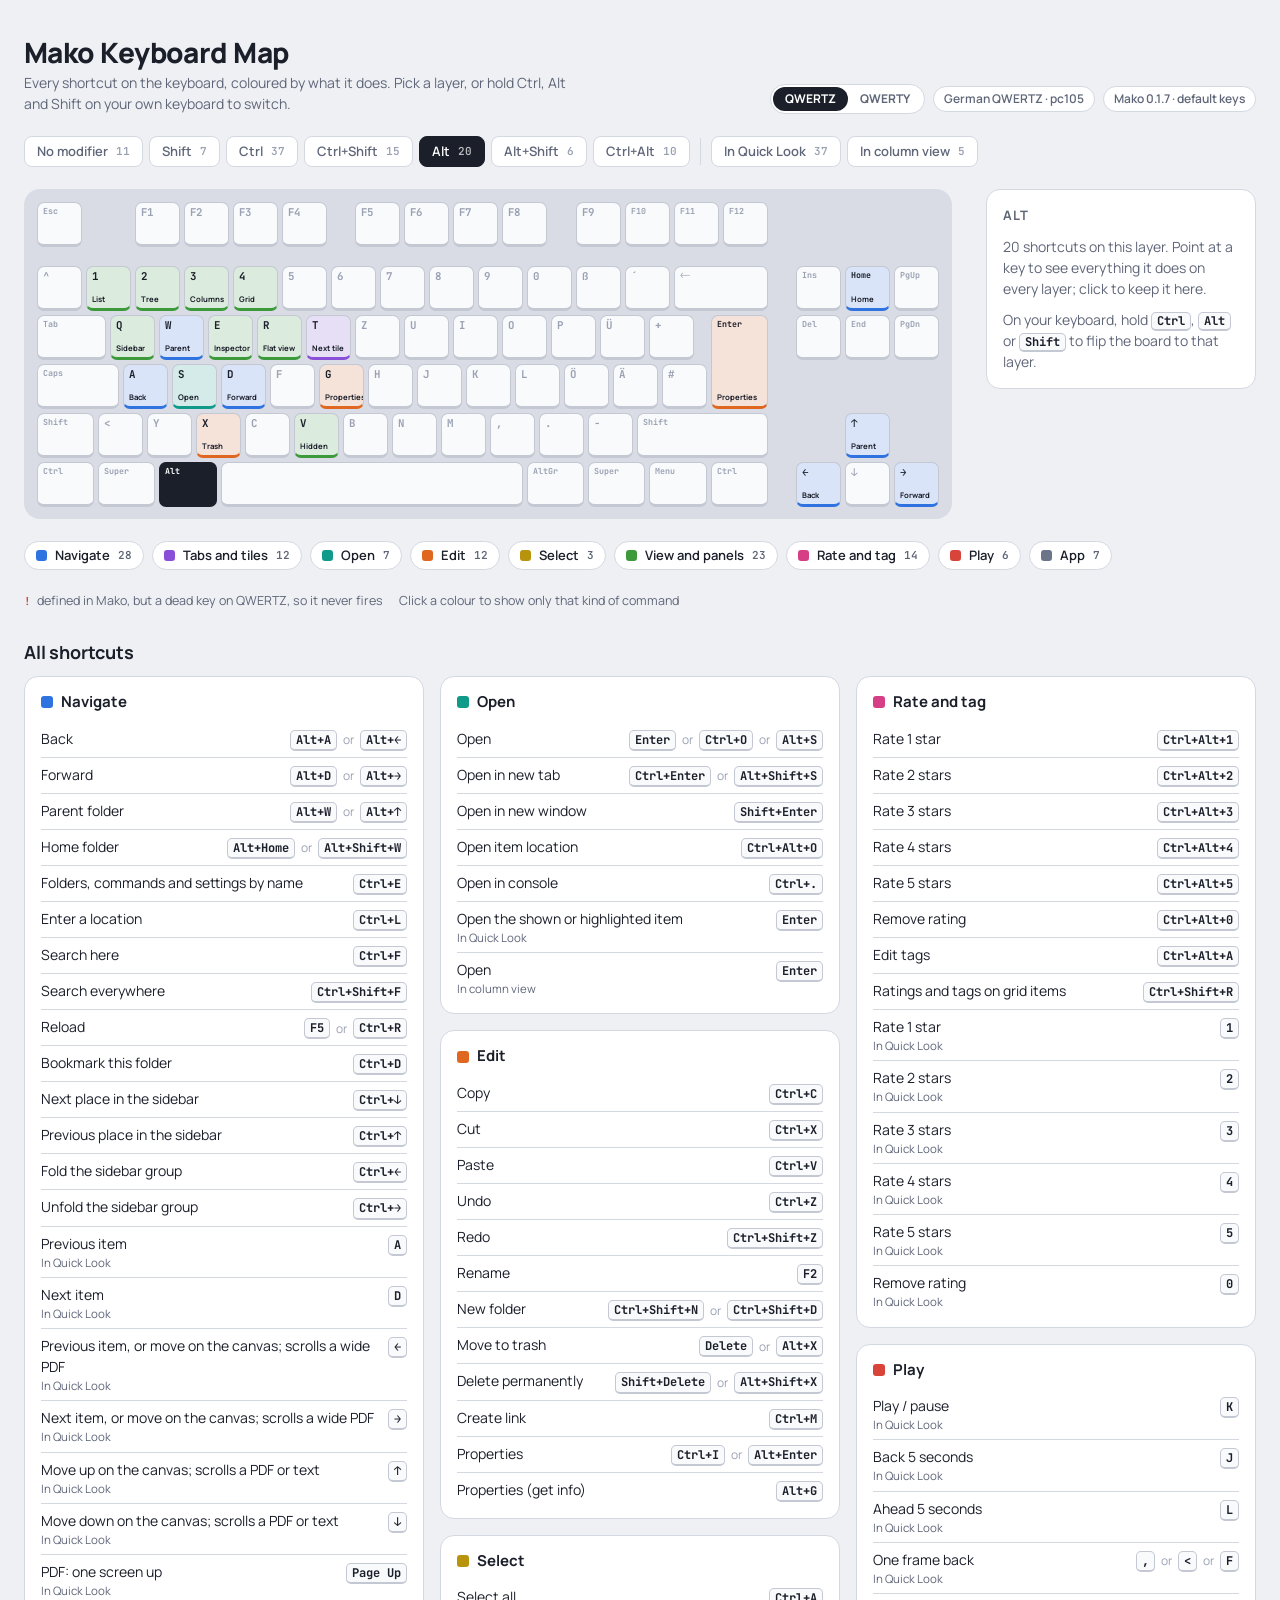
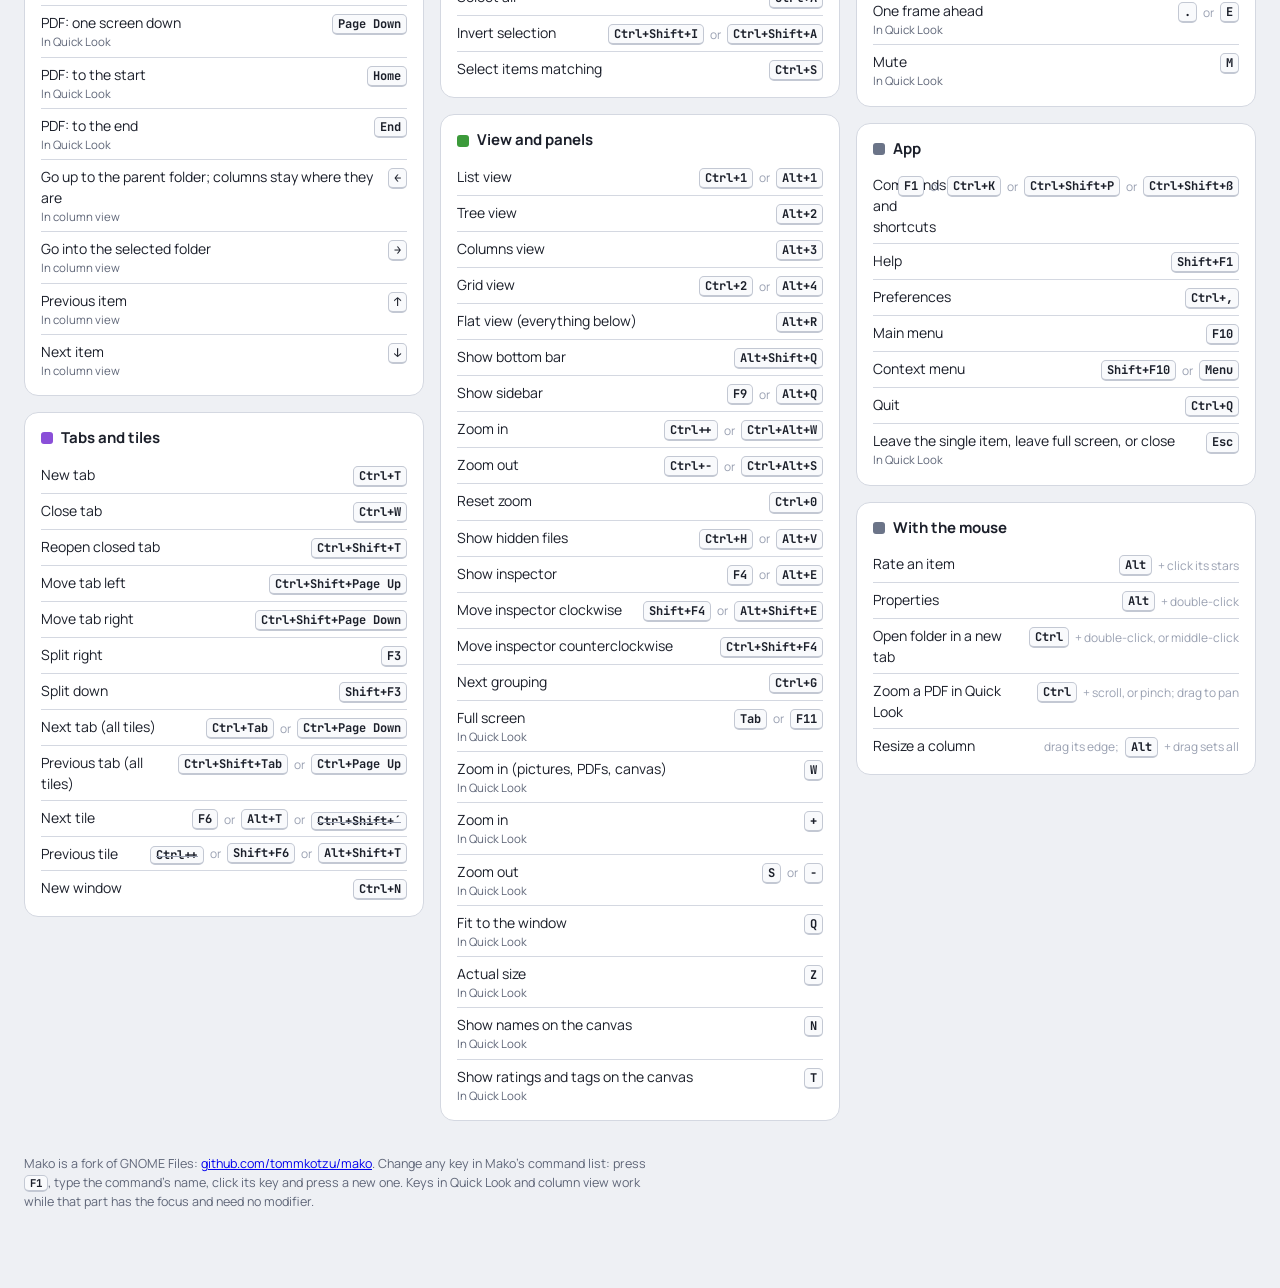
<file: docs/keymap/index.html>
<!doctype html>
<html lang="en">
<head>
<meta charset="utf-8">
<meta name="viewport" content="width=device-width, initial-scale=1, viewport-fit=cover">
<meta name="description" content="Every Mako shortcut on a German QWERTZ or US QWERTY keyboard, colour-coded by kind.">
<title>Mako Keyboard Map</title>
<link rel="preconnect" href="https://fonts.googleapis.com">
<link rel="stylesheet" href="https://fonts.googleapis.com/css2?family=Manrope:wght@400;500;600;700;800&family=JetBrains+Mono:wght@500;700&display=swap">
<style>
html{color-scheme:light}:root{padding-block:env(safe-area-inset-top,0px) env(safe-area-inset-bottom,0px)}img{max-width:100%}[hidden]{display:none!important}
/* Layout: a QWERTZ board drawn to scale (1u = one key) on a desk-coloured ground; layer tabs above, key details beside, the full list below. */
:root {
  --bg: #eef0f4;
  --surface: #ffffff;
  --board: #d9dce4;
  --cap: #f9fafc;
  --cap-edge: #c3c8d3;
  --fg: #1b1f2a;
  --muted: #5f6678;
  --faint: #9aa1b2;
  --line: #d4d8e1;
  --accent: #5b4bd6;
  --c-nav: #2f73e0;
  --c-tabs: #8a4fd8;
  --c-open: #0f9a8a;
  --c-edit: #e0671f;
  --c-select: #b8930c;
  --c-view: #3c9a3a;
  --c-rate: #d63f86;
  --c-app: #6b7488;
  --c-media: #d8443a;
  --mix: 16%;
  --font-ui: "Manrope", "Segoe UI", system-ui, sans-serif;
  --font-key: "JetBrains Mono", ui-monospace, "DejaVu Sans Mono", monospace;
}
@media (prefers-color-scheme: dark) {
  :root:not([data-theme="light"]) {
    --bg: #14161c; --surface: #1c1f27; --board: #0d0f14; --cap: #262a34; --cap-edge: #0a0b0f;
    --fg: #e7e9f0; --muted: #a2a9ba; --faint: #646b7c; --line: #2c303b; --accent: #9d90ff;
    --c-nav: #5b9bff; --c-tabs: #b386ff; --c-open: #34c7b4; --c-edit: #ff8a45; --c-select: #e4c032;
    --c-view: #6cc767; --c-rate: #ff6eae; --c-app: #98a2b8; --c-media: #ff6b60; --mix: 24%;
    color-scheme: dark;
  }
}
:root[data-theme="dark"] {
  --bg: #14161c; --surface: #1c1f27; --board: #0d0f14; --cap: #262a34; --cap-edge: #0a0b0f;
  --fg: #e7e9f0; --muted: #a2a9ba; --faint: #646b7c; --line: #2c303b; --accent: #9d90ff;
  --c-nav: #5b9bff; --c-tabs: #b386ff; --c-open: #34c7b4; --c-edit: #ff8a45; --c-select: #e4c032;
  --c-view: #6cc767; --c-rate: #ff6eae; --c-app: #98a2b8; --c-media: #ff6b60; --mix: 24%;
  color-scheme: dark;
}
* { box-sizing: border-box; }
body {
  background: var(--bg); color: var(--fg); font-family: var(--font-ui); font-size: 14px; line-height: 1.5;
  padding-left: max(16px, env(safe-area-inset-left, 0px));
  padding-right: max(16px, env(safe-area-inset-right, 0px));
  padding-block: 28px 56px;
}
.wrap { max-width: 1240px; margin: 0 auto; display: flex; flex-direction: column; gap: 22px; }
header { display: flex; flex-wrap: wrap; align-items: end; justify-content: space-between; gap: 12px 24px; }
h1 { font-size: 28px; line-height: 1.15; margin: 0; font-weight: 800; letter-spacing: -0.02em; text-wrap: balance; }
.sub { color: var(--muted); margin: 4px 0 0; max-width: 62ch; }
.meta { display: flex; gap: 8px; flex-wrap: wrap; align-items: center; }
.pill { font-size: 12px; font-weight: 600; color: var(--muted); background: var(--surface); border: 1px solid var(--line); border-radius: 999px; padding: 3px 10px; }
kbd { font-family: var(--font-key); font-size: 0.86em; font-weight: 700; background: var(--cap); border: 1px solid var(--cap-edge); border-bottom-width: 2px; border-radius: 5px; padding: 0 5px; white-space: nowrap; color: var(--fg); }

/* Layer tabs */
.tabs { display: flex; flex-wrap: wrap; gap: 6px; }
.tab {
  font: 600 13px/1 var(--font-ui); color: var(--muted); background: var(--surface);
  border: 1px solid var(--line); border-radius: 8px; padding: 8px 12px; cursor: pointer;
  display: inline-flex; gap: 8px; align-items: center;
}
.tab .n { font-family: var(--font-key); font-size: 11px; color: var(--faint); }
.tab:hover { color: var(--fg); }
.tab[aria-selected="true"] { color: var(--surface); background: var(--fg); border-color: var(--fg); }
.tab[aria-selected="true"] .n { color: var(--surface); opacity: .7; }
.tab:focus-visible, .chip:focus-visible, .key:focus-visible { outline: 2px solid var(--accent); outline-offset: 2px; }
.tabsep { width: 1px; background: var(--line); margin: 2px 4px; }
.hint { color: var(--muted); font-size: 12.5px; margin: 0; }

/* Board */
.stage { display: grid; grid-template-columns: minmax(0, 1fr) 270px; gap: 18px; align-items: start; }
@media (max-width: 1100px) { .stage { grid-template-columns: minmax(0, 1fr); } }
.boardscroll { min-width: 0; }
.board.compact .act { display: none; }
.board.compact .key { justify-content: center; align-items: center; padding: 2px; }
.board.compact .key .lg { font-size: calc(var(--u) * .3); }
.board.compact .key.wide .lg { font-size: calc(var(--u) * .2); }
.board.tiny .key { margin: 1px; border-radius: 4px; border-bottom-width: 2px; }
.board.tiny .key .lg { font-size: calc(var(--u) * .36); }
.board.tiny .key.wide .lg { font-size: 0; }
[hidden] { display: none !important; }
.switch { display: inline-flex; border: 1px solid var(--line); border-radius: 999px; padding: 2px; background: var(--surface); }
.switch button { font: 700 12px/1 var(--font-ui); color: var(--muted); background: none; border: 0; border-radius: 999px; padding: 6px 12px; cursor: pointer; }
.switch button[aria-pressed="true"] { background: var(--fg); color: var(--surface); }
.switch button:focus-visible { outline: 2px solid var(--accent); outline-offset: 2px; }
.board {
  --q: calc(var(--u) / 4);
  display: grid; grid-template-columns: repeat(74, var(--q));
  grid-template-rows: var(--u) calc(var(--u) * .3) repeat(5, var(--u));
  --u: 48px;
  background: var(--board); padding: calc(var(--u) * .22); border-radius: 16px; width: max-content; max-width: 100%;
}
.key {
  position: relative; margin: 2px; border-radius: 7px; background: var(--cap);
  border: 1px solid var(--cap-edge); border-bottom-width: 3px;
  display: flex; flex-direction: column; justify-content: space-between;
  padding: 4px 5px 4px; cursor: default; overflow: hidden; min-width: 0; text-align: left;
  font: inherit; color: inherit;
  transition: transform .08s ease, background-color .12s ease;
}
.key .lg { font-family: var(--font-key); font-weight: 700; font-size: calc(var(--u) * .22); line-height: 1; color: var(--muted); }
.key.wide .lg { font-size: calc(var(--u) * .17); }
.key .act {
  font-size: calc(var(--u) * .158); line-height: 1.12; font-weight: 700; color: var(--fg);
  display: -webkit-box; -webkit-line-clamp: 2; -webkit-box-orient: vertical; overflow: hidden;
}
.key.on { cursor: pointer; background: color-mix(in srgb, var(--k) var(--mix), var(--cap)); border-bottom-color: var(--k); }
.key.on .lg { color: var(--fg); }
.key.mod-held { background: var(--fg); border-color: var(--fg); }
.key.mod-held .lg { color: var(--surface); }
.key.off .lg { color: var(--faint); }
.key.dim { opacity: .28; }
.key.sel { outline: 2px solid var(--fg); outline-offset: 1px; z-index: 1; }
.key.pressed { transform: translateY(2px); }
.key .mine { position: absolute; top: 4px; right: 5px; width: 7px; height: 7px; border-radius: 50%; background: var(--accent); }
.key .warn { position: absolute; top: 2px; right: 4px; font: 700 10px/1 var(--font-key); color: var(--c-media); }
@media (prefers-reduced-motion: reduce) { .key { transition: none; } }

/* Detail panel */
.detail { background: var(--surface); border: 1px solid var(--line); border-radius: 14px; padding: 16px; display: flex; flex-direction: column; gap: 10px; min-width: 0; }
.detail h2 { margin: 0; font-size: 13px; text-transform: uppercase; letter-spacing: .08em; color: var(--muted); font-weight: 700; }
.dkey { display: flex; align-items: center; gap: 10px; }
.dkey .big { font: 700 22px/1 var(--font-key); min-width: 46px; height: 46px; padding: 0 8px; display: grid; place-items: center; background: var(--cap); border: 1px solid var(--cap-edge); border-bottom-width: 3px; border-radius: 8px; }
.dkey .name { font-weight: 700; }
.dlist { list-style: none; margin: 0; padding: 0; display: flex; flex-direction: column; gap: 8px; }
.dlist li { display: grid; grid-template-columns: 10px minmax(0, 1fr); gap: 8px; align-items: start; }
.dot { width: 10px; height: 10px; border-radius: 3px; margin-top: 5px; background: var(--k); }
.dlist .combo { font-family: var(--font-key); font-size: 12px; color: var(--muted); }
.dlist .what { font-weight: 600; }
.dlist .note { font-size: 12.5px; color: var(--muted); }
.empty { color: var(--muted); margin: 0; }

/* Legend */
.legend { display: flex; flex-wrap: wrap; gap: 8px; }
.chip {
  display: inline-flex; align-items: center; gap: 8px; font: 600 13px/1 var(--font-ui);
  padding: 7px 11px; border-radius: 999px; border: 1px solid var(--line); background: var(--surface);
  color: var(--fg); cursor: pointer;
}
.chip .sw { width: 11px; height: 11px; border-radius: 3px; background: var(--k); }
.chip .n { font-family: var(--font-key); font-size: 11px; color: var(--muted); }
.chip[aria-pressed="true"] { border-color: var(--k); background: color-mix(in srgb, var(--k) var(--mix), var(--surface)); }
.flags { display: flex; flex-wrap: wrap; gap: 16px; color: var(--muted); font-size: 12.5px; }
.flags span { display: inline-flex; align-items: center; gap: 6px; }
.flags .mine { width: 8px; height: 8px; border-radius: 50%; background: var(--accent); display: inline-block; }
.flags .warn { font: 700 11px/1 var(--font-key); color: var(--c-media); }

/* Full list */
.lists { columns: 340px; column-gap: 16px; }
.group { background: var(--surface); border: 1px solid var(--line); border-radius: 14px; padding: 14px 16px 10px; min-width: 0; break-inside: avoid; margin-bottom: 16px; display: block; }
.group h3 { margin: 0 0 8px; font-size: 15px; display: flex; align-items: center; gap: 8px; }
.group h3 .sw { width: 12px; height: 12px; border-radius: 3px; background: var(--k); }
.row { display: grid; grid-template-columns: minmax(0, 1fr) auto; gap: 4px 12px; padding: 6px 0; border-top: 1px solid var(--line); align-items: baseline; }
.row:first-of-type { border-top: 0; }
.row .what { min-width: 0; }
.row .keys { display: flex; flex-wrap: wrap; gap: 4px 6px; justify-content: end; }
.row .keys .alt { color: var(--faint); font-size: 12px; align-self: center; }
.row .ctx { font-size: 11.5px; color: var(--muted); display: block; }
.row .mine-tag { font-size: 11px; font-weight: 700; color: var(--accent); margin-left: 6px; }
.row s { color: var(--faint); }
section > h2 { font-size: 18px; margin: 6px 0 10px; letter-spacing: -0.01em; }
.foot { color: var(--muted); font-size: 12.5px; max-width: 80ch; }
</style>

<div class="wrap">
  <header>
    <div>
      <h1>Mako Keyboard Map</h1>
      <p class="sub">Every shortcut on the keyboard, coloured by what it does. Pick a layer, or hold Ctrl, Alt and Shift on your own keyboard to switch.</p>
    </div>
    <div class="meta">
      <span class="switch" id="layout" role="group" aria-label="Keyboard layout"></span>
      <span class="pill" id="layout-pill">German QWERTZ · pc105</span>
      <span class="pill" data-personal>Mako 0.1.7 · your custom keys included</span>
      <span class="pill" data-public>Mako 0.1.7 · default keys</span>
    </div>
  </header>

  <div>
    <div class="tabs" role="tablist" id="tabs"></div>
  </div>

  <div class="stage">
    <div class="boardscroll"><div class="board" id="board" aria-label="Keyboard"></div></div>
    <aside class="detail" id="detail" aria-live="polite"></aside>
  </div>

  <div class="legend" id="legend"></div>
  <div class="flags">
    <span data-personal><i class="mine"></i> a key you set yourself</span>
    <span class="dead-note"><b class="warn">!</b> defined in Mako, but a dead key on QWERTZ, so it never fires</span>
    <span>Click a colour to show only that kind of command</span>
  </div>

  <section>
    <h2>All shortcuts</h2>
    <div class="lists" id="lists"></div>
  </section>

  <p class="foot">Mako is a fork of GNOME Files: <a href="https://github.com/tommkotzu/mako">github.com/tommkotzu/mako</a>. Change any key in Mako's command list: press <kbd>F1</kbd>, type the command's name, click its key and press a new one. Keys in Quick Look and column view work while that part has the focus and need no modifier.</p>
</div>

<script>
/* true: this copy shows your own keys; false: Mako's defaults (the copy on GitHub). */
const PERSONAL = false;
const CATS = {
  nav:    { name: "Navigate",        v: "--c-nav" },
  tabs:   { name: "Tabs and tiles",  v: "--c-tabs" },
  open:   { name: "Open",            v: "--c-open" },
  edit:   { name: "Edit",            v: "--c-edit" },
  select: { name: "Select",          v: "--c-select" },
  view:   { name: "View and panels", v: "--c-view" },
  rate:   { name: "Rate and tag",    v: "--c-rate" },
  media:  { name: "Play",            v: "--c-media" },
  app:    { name: "App",             v: "--c-app" },
};

const LAYERS = [
  { id: "",           name: "No modifier" },
  { id: "shift",      name: "Shift" },
  { id: "ctrl",       name: "Ctrl" },
  { id: "ctrl+shift", name: "Ctrl+Shift" },
  { id: "alt",        name: "Alt" },
  { id: "alt+shift",  name: "Alt+Shift" },
  { id: "ctrl+alt",   name: "Ctrl+Alt" },
  { id: "ql",         name: "In Quick Look", ctx: true },
  { id: "cols",       name: "In column view", ctx: true },
];

/* [layer, key, short label, full name, category, flags]   flags: m = you set it, x = dead key on QWERTZ, note */
const RAW = [
  // Navigate
  ["alt","a","Back","Back","nav"], ["alt","Left","Back","Back","nav"],
  ["alt","d","Forward","Forward","nav"], ["alt","Right","Forward","Forward","nav"],
  ["alt","w","Parent","Parent folder","nav"], ["alt","Up","Parent","Parent folder","nav"],
  ["alt","Home","Home","Home folder","nav",{m:1, note:"You set Home to Alt+Home only (Mako's default also had Alt+Shift+W)."}],
  ["alt+shift","w","Home","Home folder","nav",{pub:1}],
  ["ctrl","e","Jump to","Folders, commands and settings by name","nav"], ["ctrl","l","Location","Enter a location","nav"],
  ["ctrl","f","Search","Search here","nav"],
  ["ctrl+shift","f","Search all","Search everywhere","nav"],
  ["","F5","Reload","Reload","nav"], ["ctrl","r","Reload","Reload","nav"],
  ["ctrl","d","Bookmark","Bookmark this folder","nav"],
  ["ctrl","Down","Next place","Next place in the sidebar","nav"],
  ["ctrl","Up","Prev place","Previous place in the sidebar","nav"],
  ["ctrl","Left","Fold","Fold the sidebar group","nav"],
  ["ctrl","Right","Unfold","Unfold the sidebar group","nav"],
  // Tabs and tiles
  ["ctrl","t","New tab","New tab","tabs"],
  ["ctrl","w","Close tab","Close tab","tabs"],
  ["ctrl+shift","t","Reopen tab","Reopen closed tab","tabs"],
  ["ctrl+shift","Page_Up","Tab left","Move tab left","tabs"],
  ["ctrl+shift","Page_Down","Tab right","Move tab right","tabs"],
  ["","F3","Split right","Split right","tabs"],
  ["shift","F3","Split down","Split down","tabs"],
  ["ctrl","Tab","Next tab","Next tab (all tiles)","tabs"], ["ctrl","Page_Down","Next tab","Next tab (all tiles)","tabs"],
  ["ctrl+shift","Tab","Prev tab","Previous tab (all tiles)","tabs"], ["ctrl","Page_Up","Prev tab","Previous tab (all tiles)","tabs"],
  ["","F6","Next tile","Next tile","tabs"], ["alt","t","Next tile","Next tile","tabs"],
  ["ctrl","grave","Next tile","Next tile","tabs"],
  ["ctrl","asciitilde","Prev tile","Previous tile","tabs"],
  ["shift","F6","Prev tile","Previous tile","tabs"], ["alt+shift","t","Prev tile","Previous tile","tabs"],
  ["ctrl","n","New window","New window","tabs"],
  // Open
  ["","Return","Open","Open","open"], ["ctrl","o","Open","Open","open"], ["alt","s","Open","Open","open"],
  ["ctrl","Return","New tab","Open in new tab","open"], ["alt+shift","s","In new tab","Open in new tab","open"],
  ["shift","Return","New window","Open in new window","open"],
  ["ctrl+alt","o","Item location","Open item location","open"],
  ["","space","Quick Look","Quick Look","open"],
  ["ctrl","space","QL window","Quick Look in a window","open"],
  ["ctrl","period","Terminal","Open in console","open"],
  // Edit
  ["ctrl","c","Copy","Copy","edit"], ["ctrl","x","Cut","Cut","edit"], ["ctrl","v","Paste","Paste","edit"],
  ["ctrl","z","Undo","Undo","edit"], ["ctrl+shift","z","Redo","Redo","edit"],
  ["","F2","Rename","Rename","edit"],
  ["ctrl+shift","n","New folder","New folder","edit"], ["ctrl+shift","d","New folder","New folder","edit"],
  ["","Delete","Trash","Move to trash","edit"], ["alt","x","Trash","Move to trash","edit"],
  ["shift","Delete","Delete","Delete permanently","edit"], ["alt+shift","x","Delete","Delete permanently","edit"],
  ["ctrl","m","Link","Create link","edit"],
  ["ctrl","i","Properties","Properties","edit"], ["alt","Return","Properties","Properties","edit"], ["alt","g","Properties","Properties (get info)","edit"],
  // Select
  ["ctrl","a","Select all","Select all","select"],
  ["ctrl+shift","i","Invert","Invert selection","select"], ["ctrl+shift","a","Invert","Invert selection","select"],
  ["ctrl","s","Select…","Select items matching","select"],
  // View and panels
  ["ctrl","1","List","List view","view"], ["alt","1","List","List view","view"],
  ["alt","2","Tree","Tree view","view"],
  ["alt","3","Columns","Columns view","view"],
  ["ctrl","2","Grid","Grid view","view"], ["alt","4","Grid","Grid view","view"],
  ["alt","r","Flat view","Flat view (everything below)","view"],
  ["alt+shift","q","Bottom bar","Show bottom bar","view"],
  ["","F9","Sidebar","Show sidebar","view"], ["alt","q","Sidebar","Show sidebar","view"],
  ["alt","b","Sidebar","Show sidebar","view",{m:1, only:1, note:"You added Alt+B."}],
  ["ctrl","plus","Zoom in","Zoom in","view"], ["ctrl+alt","w","Zoom in","Zoom in","view"],
  ["ctrl","minus","Zoom out","Zoom out","view"], ["ctrl+alt","s","Zoom out","Zoom out","view"],
  ["ctrl","0","Zoom reset","Reset zoom","view"],
  ["ctrl","h","Hidden","Show hidden files","view"], ["alt","v","Hidden","Show hidden files","view"],
  ["","F4","Inspector","Show inspector","view"], ["alt","e","Inspector","Show inspector","view"],
  ["shift","F4","Move insp.","Move inspector clockwise","view"], ["alt+shift","e","Move insp.","Move inspector clockwise","view"],
  ["ctrl+shift","F4","Insp. back","Move inspector counterclockwise","view"],
  ["ctrl","g","Grouping","Next grouping","view"],
  // Rate and tag
  ["ctrl+alt","1","★","Rate 1 star","rate"], ["ctrl+alt","2","★★","Rate 2 stars","rate"],
  ["ctrl+alt","3","★★★","Rate 3 stars","rate"], ["ctrl+alt","4","★★★★","Rate 4 stars","rate"],
  ["ctrl+alt","5","★★★★★","Rate 5 stars","rate"],
  ["ctrl+alt","0","No rating","Remove rating","rate"],
  ["ctrl+alt","grave","No rating","Remove rating","rate"],
  ["ctrl+alt","a","Tags","Edit tags","rate"],
  ["ctrl+shift","r","Marks","Ratings and tags on grid items","rate"],
  // App
  ["","F1","Commands","Commands and shortcuts","app"], ["ctrl","k","Commands","Commands and shortcuts","app"],
  ["ctrl+shift","p","Commands","Commands and shortcuts","app"],
  ["ctrl","question","Commands","Commands and shortcuts","app"],
  ["shift","F1","Help","Help","app"],
  ["ctrl","comma","Settings","Preferences","app"],
  ["","F10","Menu","Main menu","app"],
  ["shift","F10","Context","Context menu","app"], ["","Menu","Context","Context menu","app"],
  ["ctrl","q","Quit","Quit","app"],

  // Quick Look (no modifiers)
  ["ql","space","Close","Close Quick Look","app"],
  ["ql","Escape","Back / close","Leave the single item, leave full screen, or close","app"],
  ["ql","Tab","Full screen","Full screen","view"], ["ql","F11","Full screen","Full screen","view"],
  ["ql","Return","Open","Open the shown or highlighted item","open",{note:"Ctrl+O also opens it."}],
  ["ql","1","★","Rate 1 star","rate"], ["ql","2","★★","Rate 2 stars","rate"], ["ql","3","★★★","Rate 3 stars","rate"],
  ["ql","4","★★★★","Rate 4 stars","rate"], ["ql","5","★★★★★","Rate 5 stars","rate"], ["ql","0","No rating","Remove rating","rate"], ["ql","grave","No rating","Remove rating","rate"],
  ["ql","w","Zoom in","Zoom in (pictures, PDFs, canvas)","view"], ["ql","plus","Zoom in","Zoom in","view"], ["ql","equal","Zoom in","Zoom in","view"],
  ["ql","s","Zoom out","Zoom out","view"], ["ql","minus","Zoom out","Zoom out","view"],
  ["ql","q","Fit","Fit to the window","view"],
  ["ql","z","Real size","Actual size","view"],
  ["ql","a","Previous","Previous item","nav",{note:"Shift+A steps one frame back in a video."}],
  ["ql","d","Next","Next item","nav",{note:"Shift+D steps one frame ahead in a video."}],
  ["ql","Left","Previous","Previous item, or move on the canvas; scrolls a wide PDF","nav"],
  ["ql","Right","Next","Next item, or move on the canvas; scrolls a wide PDF","nav"],
  ["ql","Up","Up","Move up on the canvas; scrolls a PDF or text","nav"],
  ["ql","Down","Down","Move down on the canvas; scrolls a PDF or text","nav"],
  ["ql","Page_Up","Page up","PDF: one screen up","nav"], ["ql","Page_Down","Page down","PDF: one screen down","nav"],
  ["ql","Home","Start","PDF: to the start","nav"], ["ql","End","End","PDF: to the end","nav"],
  ["ql","k","Play","Play / pause","media"],
  ["ql","j","−5 s","Back 5 seconds","media"], ["ql","l","+5 s","Ahead 5 seconds","media"],
  ["ql","comma","Frame −","One frame back","media"], ["ql","period","Frame +","One frame ahead","media"],
  ["ql","less","Frame −","One frame back","media"],
  ["ql","f","Frame −","One frame back","media"], ["ql","e","Frame +","One frame ahead","media"],
  ["ql","m","Mute","Mute","media"],
  ["ql","n","Names","Show names on the canvas","view"],
  ["ql","t","Marks","Show ratings and tags on the canvas","view"],
  // Column view
  ["cols","Left","Up a level","Go up to the parent folder; columns stay where they are","nav"],
  ["cols","Right","Go in","Go into the selected folder","nav"],
  ["cols","Up","Previous","Previous item","nav"], ["cols","Down","Next","Next item","nav"],
  ["cols","Return","Open","Open","open"],
  ["cols","space","Quick Look","Quick Look","open"],
];

if (!PERSONAL) {
  for (let i = RAW.length - 1; i >= 0; i--) {
    const f = RAW[i][5];
    if (f && f.only) RAW.splice(i, 1);
    else if (f && f.m) { delete f.m; delete f.note; }
  }
} else {
  for (let i = RAW.length - 1; i >= 0; i--) if (RAW[i][5] && RAW[i][5].pub) RAW.splice(i, 1);
}
document.querySelectorAll("[data-personal]").forEach(el => { el.hidden = !PERSONAL; });
document.querySelectorAll("[data-public]").forEach(el => { el.hidden = PERSONAL; });

/* Board: [id, legend, width in u]; null id = gap. Ids are the keysym each key types without Shift. */
const FROW = [["Escape","Esc",1],[null,"",1],["F1","F1",1],["F2","F2",1],["F3","F3",1],["F4","F4",1],[null,"",.5],
  ["F5","F5",1],["F6","F6",1],["F7","F7",1],["F8","F8",1],[null,"",.5],["F9","F9",1],["F10","F10",1],["F11","F11",1],["F12","F12",1]];
const BOTTOM = [["Control_L","Ctrl",1.25],["Super_L","Super",1.25],["Alt_L","Alt",1.25],["space","",6.25],["AltGr","AltGr",1.25],["Super_R","Super",1.25],["Menu","Menu",1.25],["Control_R","Ctrl",1.25]];
const L1 = c => [c, c.toUpperCase(), 1];
const LAYOUTS = {
  de: {
    name: "QWERTZ", long: "German QWERTZ · pc105", iso: true,
    rows: [FROW,
      [["asciicircum","^",1],...[1,2,3,4,5,6,7,8,9,0].map(n => [String(n), String(n), 1]),["ssharp","ß",1],["acute","´",1],["BackSpace","⟵",2]],
      [["Tab","Tab",1.5],..."qwertzuiop".split("").map(L1),["udiaeresis","Ü",1],["plus","+",1],[null,"",.25]],
      [["Caps_Lock","Caps",1.75],..."asdfghjkl".split("").map(L1),["odiaeresis","Ö",1],["adiaeresis","Ä",1],["numbersign","#",1]],
      [["Shift_L","Shift",1.25],["less","<",1],..."yxcvbnm".split("").map(L1),["comma",",",1],["period",".",1],["minus","-",1],["Shift_R","Shift",2.75]],
      BOTTOM],
    /* keysyms typed with Shift or a dead key here */
    sym: { grave: { key: "acute", shift: 1, dead: 1 }, asciitilde: { key: "plus", dead: 1 }, question: { key: "ssharp", shift: 1 },
           equal: { key: "0", shift: 1 } },
    dead: "On QWERTZ ` and ~ are dead keys, so this never fires.",
    code: { Backquote:"asciicircum", Minus:"ssharp", Equal:"acute", BracketLeft:"udiaeresis", BracketRight:"plus",
            Semicolon:"odiaeresis", Quote:"adiaeresis", Backslash:"numbersign", IntlBackslash:"less", Slash:"minus",
            KeyY:"z", KeyZ:"y" },
  },
  us: {
    name: "QWERTY", long: "US QWERTY · pc104", iso: false,
    rows: [FROW,
      [["grave","`",1],...[1,2,3,4,5,6,7,8,9,0].map(n => [String(n), String(n), 1]),["minus","-",1],["equal","=",1],["BackSpace","⟵",2]],
      [["Tab","Tab",1.5],..."qwertyuiop".split("").map(L1),["bracketleft","[",1],["bracketright","]",1],["backslash","\\",1.5]],
      [["Caps_Lock","Caps",1.75],..."asdfghjkl".split("").map(L1),["semicolon",";",1],["apostrophe","'",1],["Return","Enter",2.25]],
      [["Shift_L","Shift",2.25],..."zxcvbnm".split("").map(L1),["comma",",",1],["period",".",1],["slash","/",1],["Shift_R","Shift",2.75]],
      BOTTOM.map(k => k[0] === "AltGr" ? ["AltGr","Alt",1.25] : k)],
    sym: { asciitilde: { key: "grave", shift: 1 }, question: { key: "slash", shift: 1 }, plus: { key: "equal", shift: 1 },
           less: { key: "comma", shift: 1 } },
    code: { Backquote:"grave", Minus:"minus", Equal:"equal", BracketLeft:"bracketleft", BracketRight:"bracketright",
            Semicolon:"semicolon", Quote:"apostrophe", Backslash:"backslash", Slash:"slash" },
  },
};
const NAV = [ // [id, legend, col (u from nav start), row index (0..5)]
  ["Insert","Ins",0,1],["Home","Home",1,1],["Page_Up","PgUp",2,1],
  ["Delete","Del",0,2],["End","End",1,2],["Page_Down","PgDn",2,2],
  ["Up","↑",1,4],["Left","←",0,5],["Down","↓",1,5],["Right","→",2,5],
];
const NAME = { Escape:"Esc", Return:"Enter", space:"Space", BackSpace:"Backspace", asciicircum:"^", ssharp:"ß", acute:"´",
  udiaeresis:"Ü", odiaeresis:"Ö", adiaeresis:"Ä", numbersign:"#", plus:"+", minus:"-", comma:",", period:".", less:"<",
  grave:"`", equal:"=", bracketleft:"[", bracketright:"]", backslash:"\\", semicolon:";", apostrophe:"'", slash:"/",
  Page_Up:"Page Up", Page_Down:"Page Down", Left:"←", Right:"→", Up:"↑", Down:"↓", Delete:"Delete", Insert:"Insert",
  Home:"Home", End:"End", Menu:"Menu", Tab:"Tab" };
const MODKEYS = { ctrl:["Control_L","Control_R"], alt:["Alt_L"], shift:["Shift_L","Shift_R"] };
const BASECODE = { Escape:"Escape", Backspace:"BackSpace", Tab:"Tab", Enter:"Return", CapsLock:"Caps_Lock", Comma:"comma",
  Period:"period", ShiftLeft:"Shift_L", ShiftRight:"Shift_R", ControlLeft:"Control_L", ControlRight:"Control_R", AltLeft:"Alt_L",
  AltRight:"AltGr", MetaLeft:"Super_L", MetaRight:"Super_R", ContextMenu:"Menu", Space:"space", Insert:"Insert",
  Home:"Home", PageUp:"Page_Up", Delete:"Delete", End:"End", PageDown:"Page_Down", ArrowUp:"Up", ArrowDown:"Down",
  ArrowLeft:"Left", ArrowRight:"Right" };
for (let i = 1; i <= 12; i++) BASECODE["F" + i] = "F" + i;
for (let i = 0; i <= 9; i++) BASECODE["Digit" + i] = String(i);
"abcdefghijklmnopqrstuvwxyz".split("").forEach(c => BASECODE["Key" + c.toUpperCase()] = c);

let layoutId = "de";
try { const s = JSON.parse(localStorage.getItem("mako-keymap") || "{}"); if (LAYOUTS[s.layout]) layoutId = s.layout; } catch (e) {}
let B = [], CODE = {}, legendOf = {};

/* Each binding onto this layout's keys: a keysym typed with Shift moves to its key on the Shift layer. */
function resolve() {
  const lay = LAYOUTS[layoutId];
  const out = [];
  RAW.forEach(b => {
    const m = lay.sym[b[1]];
    if (!m) { if (legendOf[b[1]] || ["Return"].includes(b[1])) out.push(b); return; }
    let layer = b[0];
    if (m.shift) {
      if (layer === "ql" || layer === "cols") return;
      layer = layer === "" ? "shift" : layer.includes("shift") ? layer : layer + "+shift";
      if (!LAYERS.some(l => l.id === layer)) return;
    }
    const f = Object.assign({}, b[5] || {});
    if (m.dead) { f.x = 1; f.note = lay.dead; }
    out.push([layer, m.key, b[2], b[3], b[4], f]);
  });
  return out;
}

const keyName = id => NAME[id] || legendOf[id] || id;
const layerName = id => LAYERS.find(l => l.id === id).name;
const combo = (layer, key) => {
  const k = keyName(key);
  if (layer === "" || layer === "ql" || layer === "cols") return k;
  return layer.split("+").map(m => m[0].toUpperCase() + m.slice(1)).join("+") + "+" + k;
};

let state = { layer: "alt", cat: null, sel: null, held: null };
try { const s = JSON.parse(localStorage.getItem("mako-keymap") || "{}"); if (s.layer !== undefined && LAYERS.some(l => l.id === s.layer)) state.layer = s.layer; } catch (e) {}
const save = () => { try { localStorage.setItem("mako-keymap", JSON.stringify({ layer: state.layer, layout: layoutId })); } catch (e) {} };

const shownLayer = () => state.held !== null ? state.held : state.layer;
const bindingsFor = (layer, key) => B.filter(b => b[0] === layer && b[1] === key);

/* --- Tabs --- */
const tabsEl = document.getElementById("tabs");
LAYERS.forEach((l, i) => {
  if (l.ctx && !LAYERS[i - 1].ctx) { const s = document.createElement("span"); s.className = "tabsep"; tabsEl.append(s); }
  const t = document.createElement("button");
  t.className = "tab"; t.setAttribute("role", "tab"); t.id = "tab-" + (l.id || "plain").replace(/\+/g, "-");
  t.innerHTML = `${l.name}<span class="n"></span>`;
  t.addEventListener("click", () => { state.layer = l.id; state.sel = null; save(); render(); });
  tabsEl.append(t);
});

/* --- Layout switch --- */
const switchEl = document.getElementById("layout");
Object.entries(LAYOUTS).forEach(([id, lay]) => {
  const bt = document.createElement("button");
  bt.type = "button"; bt.id = "layout-" + id; bt.textContent = lay.name;
  bt.addEventListener("click", () => { if (layoutId !== id) { layoutId = id; save(); build(); } });
  switchEl.append(bt);
});

/* --- Board --- */
const board = document.getElementById("board");
let keyEls = {};
function addKey(id, lg, col, span, row, rowspan) {
  const el = document.createElement("button");
  el.className = "key" + (span >= 5 ? " wide" : "") + (lg.length > 2 ? " wide" : "");
  el.type = "button";
  el.style.gridColumn = `${col + 1} / span ${span}`;
  el.style.gridRow = `${row + 1} / span ${rowspan || 1}`;
  el.innerHTML = `<span class="lg">${lg.replace(/&/g, "&amp;").replace(/</g, "&lt;")}</span><span class="act"></span>`;
  el.addEventListener("mouseenter", () => { if (!state.pinned) { state.sel = id; renderDetail(); markSel(); } });
  el.addEventListener("focus", () => { state.sel = id; renderDetail(); markSel(); });
  el.addEventListener("click", () => { state.sel = id; state.pinned = true; renderDetail(); markSel(); });
  board.append(el);
  keyEls[id] = el;
}
const ROWMAP = [0, 2, 3, 4, 5, 6]; // grid rows (row 1 is the spacer)
function buildBoard() {
  const lay = LAYOUTS[layoutId];
  board.innerHTML = ""; keyEls = {}; legendOf = {};
  lay.rows.forEach(r => r.forEach(([id, lg]) => { if (id) legendOf[id] = lg; }));
  NAV.forEach(([id, lg]) => legendOf[id] = lg);
  legendOf.Return = "Enter";
  lay.rows.forEach((r, ri) => {
    let x = 0;
    r.forEach(([id, lg, w]) => { const q = Math.round(w * 4); if (id) addKey(id, lg, x, q, ROWMAP[ri]); x += q; });
  });
  if (lay.iso) addKey("Return", "Enter", Math.round(13.75 * 4), 5, ROWMAP[2], 2);
  NAV.forEach(([id, lg, c, r]) => addKey(id, lg, 62 + c * 4, 4, ROWMAP[r]));
  CODE = Object.assign({}, BASECODE, lay.code);
  document.getElementById("layout-pill").textContent = lay.long;
  document.querySelectorAll("#layout button").forEach(bt => bt.setAttribute("aria-pressed", String(bt.id === "layout-" + layoutId)));
  document.querySelectorAll(".dead-note").forEach(el => { el.hidden = !lay.dead; });
}
board.addEventListener("mouseleave", () => { if (!state.pinned) { state.sel = null; renderDetail(); markSel(); } });

/* The whole board always fits: 1u is set from the width there is. */
const boardWrap = document.querySelector(".boardscroll");
function fit() {
  const w = boardWrap.clientWidth;
  const u = Math.max(14, Math.min(64, Math.floor(w / 18.95)));
  board.style.setProperty("--u", u + "px");
  board.classList.toggle("compact", u < 40);
  board.classList.toggle("tiny", u < 26);
}
new ResizeObserver(fit).observe(boardWrap);

function markSel() { Object.entries(keyEls).forEach(([id, el]) => el.classList.toggle("sel", id === state.sel)); }

/* --- Legend --- */
const legendEl = document.getElementById("legend");
Object.entries(CATS).forEach(([c, d]) => {
  const ch = document.createElement("button");
  ch.className = "chip"; ch.type = "button"; ch.id = "cat-" + c;
  ch.style.setProperty("--k", `var(${d.v})`);
  ch.innerHTML = `<span class="sw"></span>${d.name}<span class="n"></span>`;
  ch.addEventListener("click", () => { state.cat = state.cat === c ? null : c; render(); });
  legendEl.append(ch);
});

/* --- Detail --- */
const detail = document.getElementById("detail");
function renderDetail() {
  const id = state.sel;
  if (!id) {
    const L = shownLayer();
    const n = B.filter(b => b[0] === L).length;
    detail.innerHTML = `<h2>${layerName(L)}</h2>
      <p class="empty">${n} shortcuts on this layer. Point at a key to see everything it does on every layer; click to keep it here.</p>
      <p class="empty">On your keyboard, hold <kbd>Ctrl</kbd>, <kbd>Alt</kbd> or <kbd>Shift</kbd> to flip the board to that layer.</p>`;
    return;
  }
  const all = B.filter(b => b[1] === id);
  const items = all.map(b => {
    const f = b[5] || {};
    return `<li style="--k:var(${CATS[b[4]].v})"><span class="dot"></span><div>
      <div class="combo">${b[0] === "ql" ? "Quick Look · " : b[0] === "cols" ? "Column view · " : ""}${combo(b[0], b[1])}${f.m ? ' <span class="mine-tag" style="color:var(--accent);font-weight:700">yours</span>' : ""}</div>
      <div class="what">${f.x ? "<s>" + b[3] + "</s>" : b[3]}</div>${f.note ? `<div class="note">${f.note}</div>` : ""}</div></li>`;
  }).join("");
  detail.innerHTML = `<h2>Key</h2>
    <div class="dkey"><span class="big">${legendOf[id] || "␣"}</span><span class="name">${keyName(id)}</span></div>
    ${all.length ? `<ul class="dlist">${items}</ul>` : '<p class="empty">Nothing in Mako uses this key.</p>'}
    ${state.pinned ? '<p class="empty" style="font-size:12px">Click another key, or press Esc to let go.</p>' : ""}`;
}

/* --- Full list --- */
function renderLists() {
  const lists = document.getElementById("lists");
  lists.innerHTML = "";
  const order = [["", "Everywhere"], ["ql", "In Quick Look"], ["cols", "In column view"]];
  Object.entries(CATS).forEach(([c, d]) => {
    const rows = [];
    order.forEach(([ctx]) => {
      const seen = new Map();
      B.filter(b => b[4] === c && ((ctx === "" && b[0] !== "ql" && b[0] !== "cols") || b[0] === ctx)).forEach(b => {
        const k = b[3];
        if (!seen.has(k)) seen.set(k, []);
        seen.get(k).push(b);
      });
      seen.forEach((bs, what) => rows.push({ ctx, what, bs }));
    });
    if (!rows.length) return;
    const g = document.createElement("div");
    g.className = "group"; g.style.setProperty("--k", `var(${d.v})`);
    g.innerHTML = `<h3><span class="sw"></span>${d.name}</h3>` + rows.map(r => {
      const keys = r.bs.map(b => { const f = b[5] || {}; const k = `<kbd>${combo(b[0], b[1])}</kbd>`; return f.x ? `<s>${k}</s>` : k + (f.m ? '<span class="mine-tag">yours</span>' : ""); });
      const ctx = r.ctx === "ql" ? "In Quick Look" : r.ctx === "cols" ? "In column view" : "";
      return `<div class="row"><span class="what">${r.what}${ctx ? `<span class="ctx">${ctx}</span>` : ""}</span><span class="keys">${keys.join('<span class="alt">or</span>')}</span></div>`;
    }).join("");
    lists.append(g);
  });
  const mouse = document.createElement("div");
  mouse.className = "group"; mouse.style.setProperty("--k", "var(--c-app)");
  mouse.innerHTML = `<h3><span class="sw"></span>With the mouse</h3>
    <div class="row"><span class="what">Rate an item</span><span class="keys"><kbd>Alt</kbd><span class="alt">+ click its stars</span></span></div>
    <div class="row"><span class="what">Properties</span><span class="keys"><kbd>Alt</kbd><span class="alt">+ double-click</span></span></div>
    <div class="row"><span class="what">Open folder in a new tab</span><span class="keys"><kbd>Ctrl</kbd><span class="alt">+ double-click, or middle-click</span></span></div>
    <div class="row"><span class="what">Zoom a PDF in Quick Look</span><span class="keys"><kbd>Ctrl</kbd><span class="alt">+ scroll, or pinch; drag to pan</span></span></div>
    <div class="row"><span class="what">Resize a column</span><span class="keys"><span class="alt">drag its edge;</span><kbd>Alt</kbd><span class="alt">+ drag sets all</span></span></div>`;
  lists.append(mouse);
}

/* --- Board render --- */
function render() {
  const L = shownLayer();
  LAYERS.forEach(l => {
    const t = document.getElementById("tab-" + (l.id || "plain").replace(/\+/g, "-"));
    t.setAttribute("aria-selected", String(l.id === L));
    t.querySelector(".n").textContent = B.filter(b => b[0] === l.id).length;
  });
  Object.keys(CATS).forEach(c => {
    document.querySelector("#cat-" + c + " .n").textContent =
      new Set(B.filter(b => b[4] === c).map(b => b[3] + "|" + (b[0] === "ql" || b[0] === "cols" ? b[0] : ""))).size;
  });
  document.querySelectorAll(".chip").forEach(ch => ch.setAttribute("aria-pressed", String(ch.id === "cat-" + state.cat)));
  const held = new Set();
  L.split("+").forEach(m => (MODKEYS[m] || []).forEach(k => held.add(k)));
  Object.entries(keyEls).forEach(([id, el]) => {
    const bs = bindingsFor(L, id);
    const b = bs[0];
    el.classList.toggle("mod-held", held.has(id));
    el.classList.remove("on", "off", "dim");
    el.querySelector(".mine")?.remove(); el.querySelector(".warn")?.remove();
    const act = el.querySelector(".act");
    if (b) {
      const f = b[5] || {};
      el.classList.add("on");
      el.style.setProperty("--k", `var(${CATS[b[4]].v})`);
      act.textContent = b[2];
      if (f.m) el.insertAdjacentHTML("beforeend", '<i class="mine" aria-label="your key"></i>');
      if (f.x) el.insertAdjacentHTML("beforeend", '<b class="warn" title="A dead key on this layout">!</b>');
      if (state.cat && b[4] !== state.cat) el.classList.add("dim");
      el.setAttribute("aria-label", `${keyName(id)}: ${b[3]}`);
    } else {
      act.textContent = "";
      if (!held.has(id)) el.classList.add("off");
      if (state.cat && !held.has(id)) el.classList.add("dim");
      el.setAttribute("aria-label", keyName(id));
    }
  });
  renderDetail();
  markSel();
}

/* --- Your own keyboard --- */
function heldLayer(e) {
  const parts = [];
  if (e.ctrlKey) parts.push("ctrl");
  if (e.altKey) parts.push("alt");
  if (e.shiftKey) parts.push("shift");
  const id = parts.join("+") === "alt+shift" ? "alt+shift" : parts.join("+") === "ctrl+shift" ? "ctrl+shift" : parts.join("+");
  return LAYERS.some(l => l.id === id) ? id : null;
}
document.addEventListener("keydown", e => {
  if (e.key === "Escape" && state.pinned) { state.pinned = false; state.sel = null; render(); return; }
  if (["Control", "Alt", "Shift"].includes(e.key)) {
    e.preventDefault();
    const h = heldLayer(e);
    if (h !== null && h !== "") { state.held = h; render(); }
  }
  const id = CODE[e.code];
  if (id && keyEls[id]) { keyEls[id].classList.add("pressed"); if (!["Control","Alt","Shift"].includes(e.key)) { state.sel = id; renderDetail(); markSel(); } }
});
document.addEventListener("keyup", e => {
  const id = CODE[e.code];
  if (id && keyEls[id]) keyEls[id].classList.remove("pressed");
  if (["Control", "Alt", "Shift"].includes(e.key)) {
    e.preventDefault();
    const h = heldLayer(e);
    state.held = h && h !== "" ? h : null;
    render();
  }
});
window.addEventListener("blur", () => { state.held = null; render(); });

function build() {
  buildBoard();
  B = resolve();
  fit();
  renderLists();
  render();
}
build();
</script>

</body>
</html>
</file>
